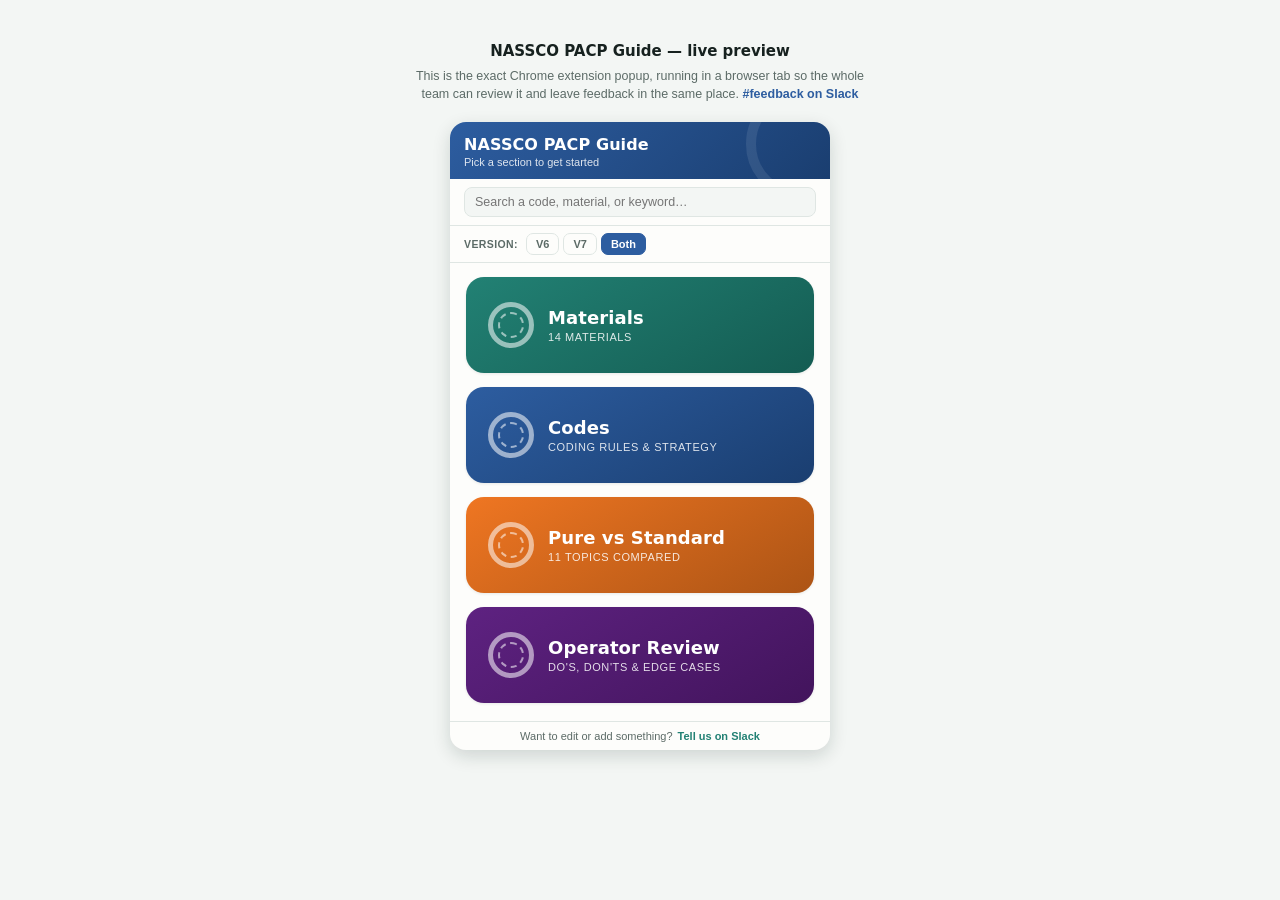
<file: index.html>
<!doctype html>
<html lang="en">
<head>
  <meta charset="utf-8" />
  <meta name="viewport" content="width=device-width, initial-scale=1" />
  <title>NASSCO PACP Guide — Preview</title>
  <link rel="stylesheet" href="css/popup.css" />
  <style>
    html, body {
      width: auto;
      min-height: 100vh;
      max-height: none;
      overflow: visible;
      display: flex;
      flex-direction: column;
      align-items: center;
      background: var(--bg-alt);
    }
    body {
      padding: 40px 16px 56px;
      gap: 18px;
    }

    #preview-banner {
      width: 100%;
      max-width: 460px;
      text-align: center;
      color: var(--text-muted);
      font-size: 12.5px;
      line-height: 1.5;
    }
    #preview-banner strong {
      display: block;
      font-family: var(--font-display);
      font-size: 15px;
      color: var(--text);
      margin-bottom: 4px;
    }
    #preview-banner a { color: var(--codes); font-weight: 600; text-decoration: none; }
    #preview-banner a:hover { text-decoration: underline; }

    #app-shell {
      width: 380px;
      min-height: 520px;
      max-height: 660px;
      background: var(--bg);
      color: var(--text);
      border-radius: 16px;
      overflow: hidden;
      box-shadow: var(--shadow-lift);
      display: flex;
      flex-direction: column;
      flex-shrink: 0;
    }
  </style>
</head>
<body>
  <div id="preview-banner">
    <strong>NASSCO PACP Guide — live preview</strong>
    This is the exact Chrome extension popup, running in a browser tab so the
    whole team can review it and leave feedback in the same place.
    <a href="https://itpipes.slack.com/archives/C0BUTN9MN82" target="_blank" rel="noopener noreferrer">#feedback on Slack</a>
  </div>

  <div id="app-shell">
    <header id="app-header">
      <button id="back-btn" class="icon-btn" aria-label="Back" hidden>&#8592;</button>
      <div id="header-titles">
        <h1 id="header-title">NASSCO PACP Guide</h1>
        <p id="header-subtitle">Pick a pipe behavior to get started</p>
      </div>
    </header>

    <div id="search-bar">
      <input id="search-input" type="text" placeholder="Search a code, material, or keyword…" autocomplete="off" />
    </div>

    <div id="version-bar" class="codes-cat" hidden>
      <span id="version-bar-label">Version:</span>
      <div id="version-bar-buttons" role="group" aria-label="PACP version filter">
        <button type="button" class="version-btn" data-v="v6">V6</button>
        <button type="button" class="version-btn" data-v="v7">V7</button>
        <button type="button" class="version-btn" data-v="both">Both</button>
      </div>
    </div>

    <main id="app-main"></main>

    <footer id="app-footer" hidden>
      <span>Want to edit or add something?</span>
      <a href="https://itpipes.slack.com/archives/C0BUTN9MN82" target="_blank" rel="noopener noreferrer">Tell us on Slack</a>
    </footer>
  </div>

  <script src="js/data.js"></script>
  <script src="js/popup.js"></script>
</body>
</html>
</file>
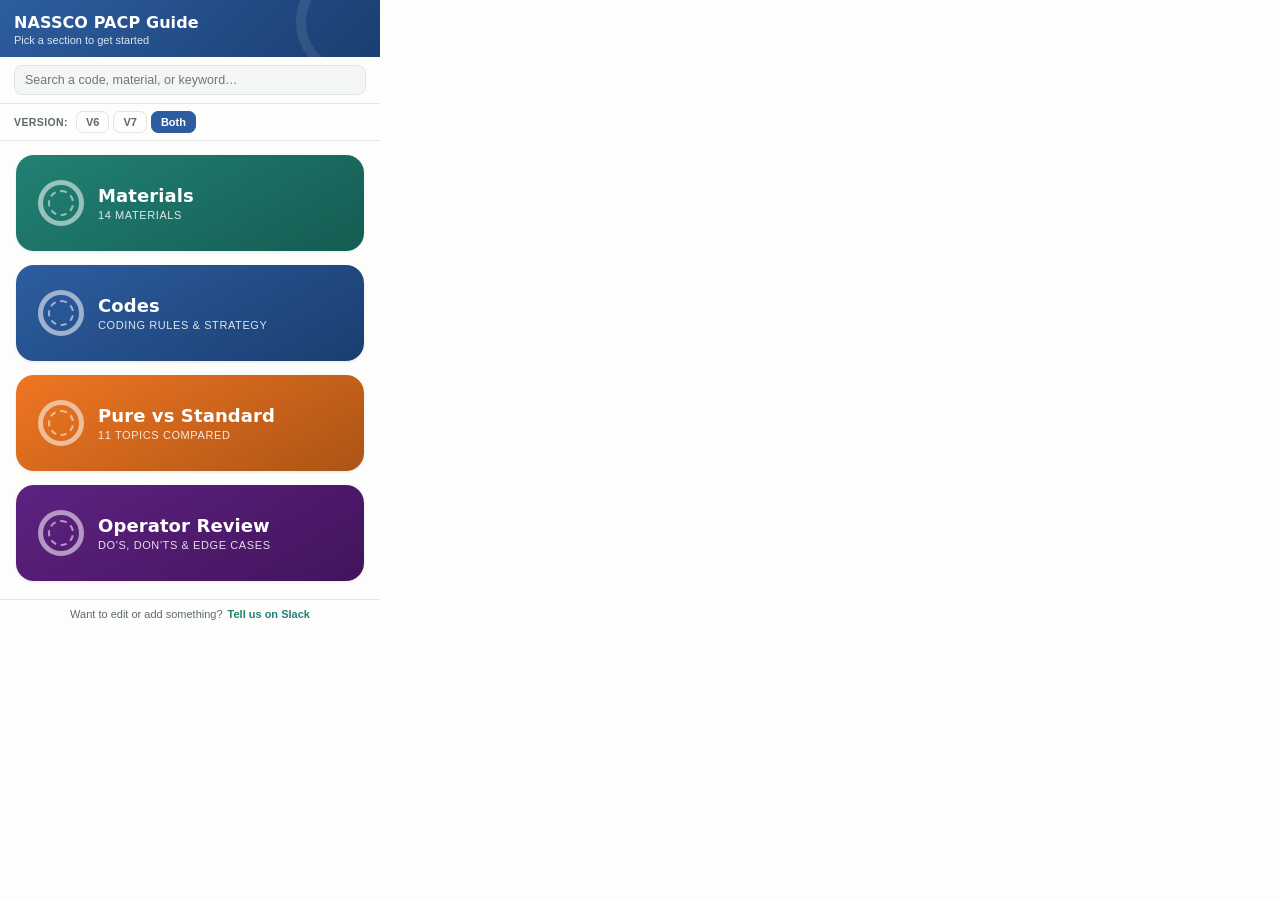
<file: popup.html>
<!doctype html>
<html lang="en">
<head>
  <meta charset="utf-8" />
  <title>NASSCO PACP Guide</title>
  <link rel="stylesheet" href="css/popup.css" />
</head>
<body>
  <header id="app-header">
    <button id="back-btn" class="icon-btn" aria-label="Back" hidden>&#8592;</button>
    <div id="header-titles">
      <h1 id="header-title">NASSCO PACP Guide</h1>
      <p id="header-subtitle">Pick a pipe behavior to get started</p>
    </div>
  </header>

  <div id="search-bar">
    <input id="search-input" type="text" placeholder="Search a code, material, or keyword…" autocomplete="off" />
  </div>

  <div id="version-bar" class="codes-cat" hidden>
    <span id="version-bar-label">Version:</span>
    <div id="version-bar-buttons" role="group" aria-label="PACP version filter">
      <button type="button" class="version-btn" data-v="v6">V6</button>
      <button type="button" class="version-btn" data-v="v7">V7</button>
      <button type="button" class="version-btn" data-v="both">Both</button>
    </div>
  </div>

  <main id="app-main"></main>

  <footer id="app-footer" hidden>
    <span>Want to edit or add something?</span>
    <a href="https://itpipes.slack.com/archives/C0BUTN9MN82" target="_blank" rel="noopener noreferrer">Tell us on Slack</a>
  </footer>

  <script src="js/data.js"></script>
  <script src="js/popup.js"></script>
</body>
</html>
</file>
<file: css/popup.css>
:root {
  /* Teal/rigid/opr share one formula (HSL 58/32 base, 64/22 shade, 48/95
     tint), only rotated by hue. Codes and Pure are pinned to the ITpipes
     brand palette instead: blue #2D5DA0 and orange #EF7622. */
  --teal: #228174;
  --teal-dark: #145c52;
  --teal-tint: #ecf8f7;
  --rigid: #813c22;
  --rigid-dark: #5c2714;
  --rigid-tint: #f8efec;
  --codes: #2d5da0;
  --codes-dark: #1a3e70;
  --codes-tint: #edf1f8;
  --pure: #ef7622;
  --pure-dark: #ac5415;
  --pure-tint: #f9f1eb;
  --opr: #5e2281;
  --opr-dark: #42145c;
  --opr-tint: #f4ecf8;
  --bg: #fdfdfb;
  --bg-alt: #f3f6f4;
  --text: #16211f;
  --text-muted: #5c6b67;
  --border: #dfe6e3;
  --badge-bg: #eaf1ee;
  --shadow: 0 1px 3px rgba(15, 35, 30, 0.09);
  --shadow-lift: 0 6px 18px rgba(15, 35, 30, 0.16);
  --font-display: ui-rounded, "SF Pro Rounded", "Segoe UI Semibold", "Segoe UI", system-ui, sans-serif;
  --font-body: -apple-system, "Segoe UI", Roboto, Helvetica, Arial, sans-serif;
  --font-mono: "SFMono-Regular", Consolas, "Cascadia Code", monospace;
  color-scheme: light dark;
}

@media (prefers-color-scheme: dark) {
  :root {
    /* Teal/rigid/opr restepped for the dark surface (HSL 55/68 base,
       50/56 shade, 38/15 tint). Codes and Pure are the same brand hues,
       just lightened for legibility on the dark background. */
    --teal: #81dace;
    --teal-dark: #57c7b8;
    --teal-tint: #183531;
    --rigid: #da9881;
    --rigid-dark: #c77557;
    --rigid-tint: #351f18;
    --codes: #7ea6dd;
    --codes-dark: #5485c9;
    --codes-tint: #182435;
    --pure: #e99b63;
    --pure-dark: #dc7c38;
    --pure-tint: #362416;
    --opr: #b981da;
    --opr-dark: #9e57c7;
    --opr-tint: #2a1835;
    --bg: #141a18;
    --bg-alt: #1b2320;
    --text: #eef4f2;
    --text-muted: #9fb0ac;
    --border: #29332f;
    --badge-bg: #202a26;
    --shadow: 0 1px 3px rgba(0, 0, 0, 0.35);
    --shadow-lift: 0 6px 18px rgba(0, 0, 0, 0.45);
  }
}

* { box-sizing: border-box; }

html, body {
  margin: 0;
  padding: 0;
  width: 380px;
  min-height: 520px;
  max-height: 660px;
  background: var(--bg);
  color: var(--text);
  font-family: var(--font-body);
  font-size: 13px;
  overflow: hidden;
  display: flex;
  flex-direction: column;
}

/* ---- Header ---- */
#app-header {
  position: relative;
  display: flex;
  align-items: center;
  gap: 10px;
  padding: 13px 14px 11px;
  background: linear-gradient(135deg, var(--codes) 0%, var(--codes-dark) 100%);
  color: white;
  flex-shrink: 0;
  overflow: hidden;
}

#app-header::before {
  content: "";
  position: absolute;
  top: -34px;
  right: -28px;
  width: 92px;
  height: 92px;
  border-radius: 50%;
  border: 10px solid rgba(255, 255, 255, 0.09);
}

#header-titles { min-width: 0; z-index: 1; }

#header-title {
  margin: 0;
  font-family: var(--font-display);
  font-size: 16px;
  font-weight: 700;
  letter-spacing: 0.1px;
  line-height: 1.2;
  white-space: nowrap;
  overflow: hidden;
  text-overflow: ellipsis;
}

#header-subtitle {
  margin: 2px 0 0;
  font-size: 11px;
  opacity: 0.85;
  white-space: nowrap;
  overflow: hidden;
  text-overflow: ellipsis;
  min-height: 1px;
}

.icon-btn {
  background: rgba(255, 255, 255, 0.16);
  border: none;
  color: white;
  width: 26px;
  height: 26px;
  border-radius: 8px;
  font-size: 15px;
  line-height: 1;
  cursor: pointer;
  flex-shrink: 0;
  z-index: 1;
  transition: background 0.12s ease;
}
.icon-btn:hover { background: rgba(255, 255, 255, 0.3); }
.icon-btn:focus-visible { outline: 2px solid white; outline-offset: 1px; }

/* ---- Search ---- */
#search-bar {
  padding: 8px 14px;
  border-bottom: 1px solid var(--border);
  flex-shrink: 0;
}

#search-input {
  width: 100%;
  padding: 7px 10px;
  border-radius: 8px;
  border: 1px solid var(--border);
  background: var(--bg-alt);
  color: var(--text);
  font-size: 12.5px;
  font-family: inherit;
}
#search-input:focus-visible { outline: 2px solid var(--teal); outline-offset: -1px; }

/* ---- Codes: PACP version filter ---- */
#version-bar {
  display: flex;
  align-items: center;
  gap: 8px;
  padding: 7px 14px;
  border-bottom: 1px solid var(--border);
  flex-shrink: 0;
}

#version-bar-label {
  font-size: 10.5px;
  font-weight: 700;
  text-transform: uppercase;
  letter-spacing: 0.4px;
  color: var(--text-muted);
  flex-shrink: 0;
}

#version-bar-buttons {
  display: flex;
  gap: 4px;
}

.version-btn {
  border: 1px solid var(--border);
  background: var(--bg);
  color: var(--text-muted);
  border-radius: 7px;
  padding: 4px 9px;
  font: inherit;
  font-size: 11px;
  font-weight: 600;
  cursor: pointer;
  transition: background 0.1s ease, border-color 0.1s ease, color 0.1s ease;
}
.version-btn:hover { border-color: var(--codes); }
.version-btn.active {
  background: var(--codes);
  border-color: var(--codes);
  color: white;
}

#app-main {
  flex: 1;
  overflow-y: auto;
  padding: 10px 14px 14px;
}

/* ---- Footer: feedback link (home screen only) ---- */
#app-footer {
  flex-shrink: 0;
  display: flex;
  align-items: center;
  justify-content: center;
  gap: 5px;
  flex-wrap: wrap;
  padding: 8px 14px;
  border-top: 1px solid var(--border);
  font-size: 11px;
  text-align: center;
}
#app-footer span { color: var(--text-muted); }
#app-footer a {
  color: var(--teal);
  font-weight: 600;
  text-decoration: none;
}
#app-footer a:hover { text-decoration: underline; }
#app-footer a:focus-visible { outline: 2px solid var(--teal); outline-offset: 1px; }

/* ---- View transition ---- */
.view-enter { animation: viewIn 0.16s ease both; }
@keyframes viewIn {
  from { opacity: 0; transform: translateY(3px); }
  to { opacity: 1; transform: translateY(0); }
}
@media (prefers-reduced-motion: reduce) {
  .view-enter { animation: none; }
}

/* ---- Material icon: pipe cross-section, patterned by family ---- */
.mat-icon {
  --accent: var(--teal);
  width: 26px;
  height: 26px;
  border-radius: 50%;
  flex-shrink: 0;
  position: relative;
  background: var(--accent);
}
.rigid-cat .mat-icon,
.mat-icon.on-rigid { --accent: var(--rigid); }
.codes-cat .mat-icon,
.mat-icon.on-codes { --accent: var(--codes); }
.mat-icon.on-pure { --accent: var(--pure); }
.mat-icon.on-opr { --accent: var(--opr); }

.mat-icon::after {
  content: "";
  position: absolute;
  inset: 7px;
  border-radius: 50%;
  background: var(--bg);
}
.mat-icon.hatch {
  background-image: repeating-linear-gradient(45deg, rgba(255,255,255,0.55) 0 2px, transparent 2px 5px);
}
.mat-icon.speckle {
  background-image:
    radial-gradient(circle at 32% 30%, rgba(255,255,255,0.7) 1.1px, transparent 1.5px),
    radial-gradient(circle at 66% 58%, rgba(255,255,255,0.7) 1.1px, transparent 1.5px),
    radial-gradient(circle at 45% 78%, rgba(255,255,255,0.6) 0.9px, transparent 1.3px),
    radial-gradient(circle at 74% 28%, rgba(255,255,255,0.6) 0.9px, transparent 1.3px);
}
.mat-icon.ripple {
  background-image: repeating-radial-gradient(circle at 50% 50%, rgba(255,255,255,0.55) 0 1.6px, transparent 1.6px 4px);
}
.mat-icon.wave {
  background-image: repeating-linear-gradient(115deg, rgba(255,255,255,0.6) 0 2px, transparent 2px 5.5px);
}
.mat-icon.dash {
  background: var(--bg);
  border: 3px dashed var(--accent);
}
.mat-icon.dash::after { content: none; }
.mat-icon.ring {
  background: var(--bg);
  border: 3px double var(--accent);
}
.mat-icon.ring::after { content: none; }

.mat-icon.lg { width: 30px; height: 30px; }
.mat-icon.lg::after { inset: 8px; }
.mat-icon.sm { width: 18px; height: 18px; }
.mat-icon.sm::after { inset: 5px; }

/* ---- Home: booklet cover ---- */
.home-cover {
  display: flex;
  flex-direction: column;
  gap: 14px;
  height: 100%;
  min-height: 420px;
  justify-content: center;
  padding: 4px 2px;
}

.cover-tile {
  display: flex;
  align-items: center;
  gap: 14px;
  width: 100%;
  min-height: 96px;
  padding: 0 22px;
  border: none;
  border-radius: 18px;
  cursor: pointer;
  font: inherit;
  background: linear-gradient(150deg, var(--teal) 0%, var(--teal-dark) 100%);
  color: white;
  box-shadow: var(--shadow);
  transition: transform 0.1s ease, box-shadow 0.1s ease;
  text-align: left;
}
.cover-tile.rigid {
  background: linear-gradient(150deg, var(--rigid) 0%, var(--rigid-dark) 100%);
}
.cover-tile.codes {
  background: linear-gradient(150deg, var(--codes) 0%, var(--codes-dark) 100%);
}
.cover-tile.pure {
  background: linear-gradient(150deg, var(--pure) 0%, var(--pure-dark) 100%);
}
.cover-tile.opr {
  background: linear-gradient(150deg, var(--opr) 0%, var(--opr-dark) 100%);
}
.cover-tile:hover { transform: translateY(-1px); box-shadow: var(--shadow-lift); }
.cover-tile:active { transform: translateY(0); }
.cover-tile:focus-visible { outline: 2px solid white; outline-offset: 2px; }

.cover-tile-ring {
  width: 46px;
  height: 46px;
  border-radius: 50%;
  border: 5px solid rgba(255, 255, 255, 0.55);
  flex-shrink: 0;
  position: relative;
}
.cover-tile-ring::after {
  content: "";
  position: absolute;
  inset: 5px;
  border-radius: 50%;
  border: 2px dashed rgba(255, 255, 255, 0.55);
}
.cover-tile.rigid .cover-tile-ring::after { border-style: solid; border-width: 5px; inset: 0; }

.cover-tile-text { display: flex; flex-direction: column; gap: 3px; min-width: 0; }

.cover-tile-label {
  font-family: var(--font-display);
  font-size: 18px;
  font-weight: 700;
  letter-spacing: 0.1px;
  text-wrap: balance;
}

.cover-tile-count {
  font-size: 11px;
  opacity: 0.85;
  text-transform: uppercase;
  letter-spacing: 0.6px;
}

/* ---- Material list ---- */
.material-card {
  display: flex;
  align-items: center;
  gap: 10px;
  width: 100%;
  text-align: left;
  border: 1px solid var(--border);
  background: var(--bg);
  border-radius: 12px;
  padding: 9px 11px;
  margin-bottom: 8px;
  cursor: pointer;
  font: inherit;
  color: inherit;
  transition: border-color 0.1s ease, background 0.1s ease;
}
.material-card:hover { border-color: var(--teal); background: var(--teal-tint); }
.rigid-cat .material-card:hover { border-color: var(--rigid); background: var(--rigid-tint); }
.codes-cat .material-card:hover { border-color: var(--codes); background: var(--codes-tint); }
.material-card:focus-visible { outline: 2px solid var(--teal); outline-offset: 1px; }

/* A smaller variant for entries that are a strategy guide, not a code
   catalog like the rest of the list — e.g. Continuous Defects Strategy
   inside the Codes menu. */
.material-card-compact {
  padding: 6px 11px;
  margin-bottom: 6px;
  background: var(--badge-bg);
}
.material-card-compact .mc-name { font-size: 11.5px; }

.material-card .mc-body { min-width: 0; }

.material-card .mc-top {
  display: flex;
  align-items: baseline;
  gap: 7px;
}

.code-badge {
  display: inline-block;
  background: var(--teal);
  color: white;
  font-family: var(--font-mono);
  font-weight: 700;
  font-size: 10px;
  letter-spacing: 0.3px;
  border-radius: 5px;
  padding: 2px 6px;
  flex-shrink: 0;
}
.rigid-cat .code-badge, .code-badge.rigid { background: var(--rigid); }
.codes-cat .code-badge, .code-badge.codes { background: var(--codes); }

.material-card .mc-name {
  font-weight: 600;
  font-size: 12.5px;
}

.material-card .mc-summary {
  margin-top: 3px;
  color: var(--text-muted);
  line-height: 1.4;
  font-size: 11.5px;
}

/* Truncate to one line so a long summary can't make one card taller than
   its siblings — used on container tiles like the Codes source groups. */
.mc-summary.clamp-1 {
  display: -webkit-box;
  -webkit-line-clamp: 1;
  -webkit-box-orient: vertical;
  overflow: hidden;
}

/* ---- Material detail ---- */
.material-header {
  display: flex;
  align-items: center;
  gap: 10px;
  margin-bottom: 10px;
}

.summary-text {
  font-size: 12px;
  line-height: 1.5;
  color: var(--text-muted);
  margin: 0 0 10px;
}

.info-grid {
  display: grid;
  grid-template-columns: auto 1fr;
  gap: 5px 10px;
  background: var(--bg-alt);
  border-radius: 10px;
  padding: 10px 12px;
  margin-bottom: 12px;
  font-size: 11.5px;
}
.info-grid dt { color: var(--text-muted); font-weight: 600; }
.info-grid dd { margin: 0; }

.group-block { margin-bottom: 14px; }

.group-title {
  display: flex;
  align-items: center;
  gap: 6px;
  font-family: var(--font-display);
  font-size: 11.5px;
  font-weight: 700;
  text-transform: uppercase;
  letter-spacing: 0.5px;
  color: var(--teal);
  margin: 0 0 7px;
  padding-bottom: 5px;
  border-bottom: 1px solid var(--border);
}
.rigid-cat .group-title { color: var(--rigid); }
.codes-cat .group-title { color: var(--codes); }
.group-title::before {
  content: "";
  width: 7px;
  height: 7px;
  border-radius: 50%;
  background: currentColor;
  flex-shrink: 0;
}

/* ---- Collapsible group headers (accordion) — Codes sections only ---- */
.group-title-toggle {
  width: 100%;
  border: none;
  background: none;
  padding: 0 0 5px;
  cursor: pointer;
  text-align: left;
}
.group-title-toggle:focus-visible { outline: 2px solid currentColor; outline-offset: 1px; }
.group-title-toggle:hover { color: var(--codes-dark); }
.rigid-cat .group-title-toggle:hover { color: var(--rigid-dark); }

.group-chevron {
  margin-left: auto;
  flex-shrink: 0;
  font-size: 14px;
  line-height: 1;
  transition: transform 0.15s ease;
}
.group-title-toggle:not(.collapsed) .group-chevron { transform: rotate(90deg); }

.group-defects { margin-top: 7px; }

.defect-card {
  border: 1px solid var(--border);
  border-left: 3px solid var(--teal);
  border-radius: 8px;
  padding: 8px 10px;
  margin-bottom: 6px;
  background: var(--bg);
}
.rigid-cat .defect-card { border-left-color: var(--rigid); }
.codes-cat .defect-card { border-left-color: var(--codes); }

/* Landed here from a search result — draw the eye to the exact card. */
.defect-card-focus {
  border-color: var(--codes);
  border-left-width: 3px;
  box-shadow: 0 0 0 2px var(--codes-tint);
}
.rigid-cat .defect-card-focus { border-color: var(--rigid); box-shadow: 0 0 0 2px var(--rigid-tint); }

.defect-card .dc-top {
  display: flex;
  align-items: baseline;
  gap: 8px;
  flex-wrap: wrap;
}

.defect-code {
  font-family: var(--font-mono);
  font-weight: 700;
  font-size: 11px;
  color: var(--teal);
}
.rigid-cat .defect-code { color: var(--rigid); }
.codes-cat .defect-code { color: var(--codes); }

.defect-name { font-weight: 600; font-size: 12px; }

.defect-desc {
  margin-top: 3px;
  line-height: 1.45;
  color: var(--text-muted);
  font-size: 11.5px;
}

.defect-threshold {
  margin-top: 5px;
  font-size: 10.5px;
  background: var(--badge-bg);
  border-radius: 6px;
  padding: 5px 7px;
  line-height: 1.4;
}
.defect-threshold b { color: var(--text); }

.defect-photo {
  display: block;
  width: 100%;
  margin-top: 6px;
  border-radius: 6px;
  border: 1px solid var(--border);
}

.notes-block {
  margin-top: 4px;
  margin-bottom: 6px;
  font-size: 11.5px;
  line-height: 1.5;
  background: var(--badge-bg);
  border-radius: 10px;
  padding: 10px 12px;
  color: var(--text-muted);
}
.notes-block b { color: var(--text); }

/* ---- Search results ---- */
.search-hint {
  color: var(--text-muted);
  font-size: 11.5px;
  padding: 6px 2px;
}

.result-item {
  display: flex;
  align-items: center;
  gap: 9px;
  width: 100%;
  text-align: left;
  border: 1px solid var(--border);
  border-radius: 10px;
  padding: 7px 10px;
  margin-bottom: 6px;
  cursor: pointer;
  font: inherit;
  color: inherit;
  background: var(--bg);
  transition: border-color 0.1s ease;
}
.result-item:hover { border-color: var(--teal); }

.result-item .ri-body { min-width: 0; }

.result-item .ri-top {
  display: flex;
  gap: 8px;
  align-items: baseline;
}

.result-item .ri-path {
  font-size: 10px;
  color: var(--text-muted);
  margin-top: 2px;
}

.empty-state {
  text-align: center;
  color: var(--text-muted);
  padding: 30px 10px;
  font-size: 12px;
}

/* ---- Codes: general rules list ---- */
.rules-list {
  margin: 0;
  padding-left: 17px;
  font-size: 11.5px;
  line-height: 1.5;
  color: var(--text-muted);
}
.rules-list li { margin-bottom: 6px; }

/* ---- Pure vs Standard: comparison cards ---- */
.compare-card {
  border: 1px solid var(--border);
  border-radius: 12px;
  padding: 10px 12px;
  margin-bottom: 10px;
  background: var(--bg);
}

.compare-card .cc-topic {
  display: flex;
  align-items: baseline;
  gap: 8px;
  font-weight: 600;
  font-size: 12px;
  margin-bottom: 6px;
}

.compare-card .cc-code {
  font-family: var(--font-mono);
  font-weight: 700;
  font-size: 10px;
  color: var(--pure-dark);
  flex-shrink: 0;
}

.compare-row {
  border-radius: 8px;
  padding: 6px 8px;
  margin-top: 6px;
  font-size: 11.5px;
  line-height: 1.45;
}
.compare-row.standard { background: var(--badge-bg); }
.compare-row.pure { background: var(--pure-tint); }

.compare-row .cr-label {
  font-size: 9.5px;
  text-transform: uppercase;
  letter-spacing: 0.5px;
  font-weight: 700;
  color: var(--text-muted);
  margin-bottom: 2px;
}
.compare-row.pure .cr-label { color: var(--pure-dark); }

/* ---- Operator Review: do's / don'ts ---- */
.do-list, .dont-list {
  list-style: none;
  margin: 0 0 12px;
  padding: 0;
}
.do-list li, .dont-list li {
  position: relative;
  padding: 6px 8px 6px 26px;
  border-radius: 8px;
  margin-bottom: 5px;
  background: var(--bg-alt);
  font-size: 11.5px;
  line-height: 1.4;
}
.do-list li::before, .dont-list li::before {
  position: absolute;
  left: 8px;
  font-weight: 700;
}
.do-list li::before { content: "\2713"; color: var(--teal); }
.dont-list li::before { content: "\2715"; color: var(--rigid); }
</file>
